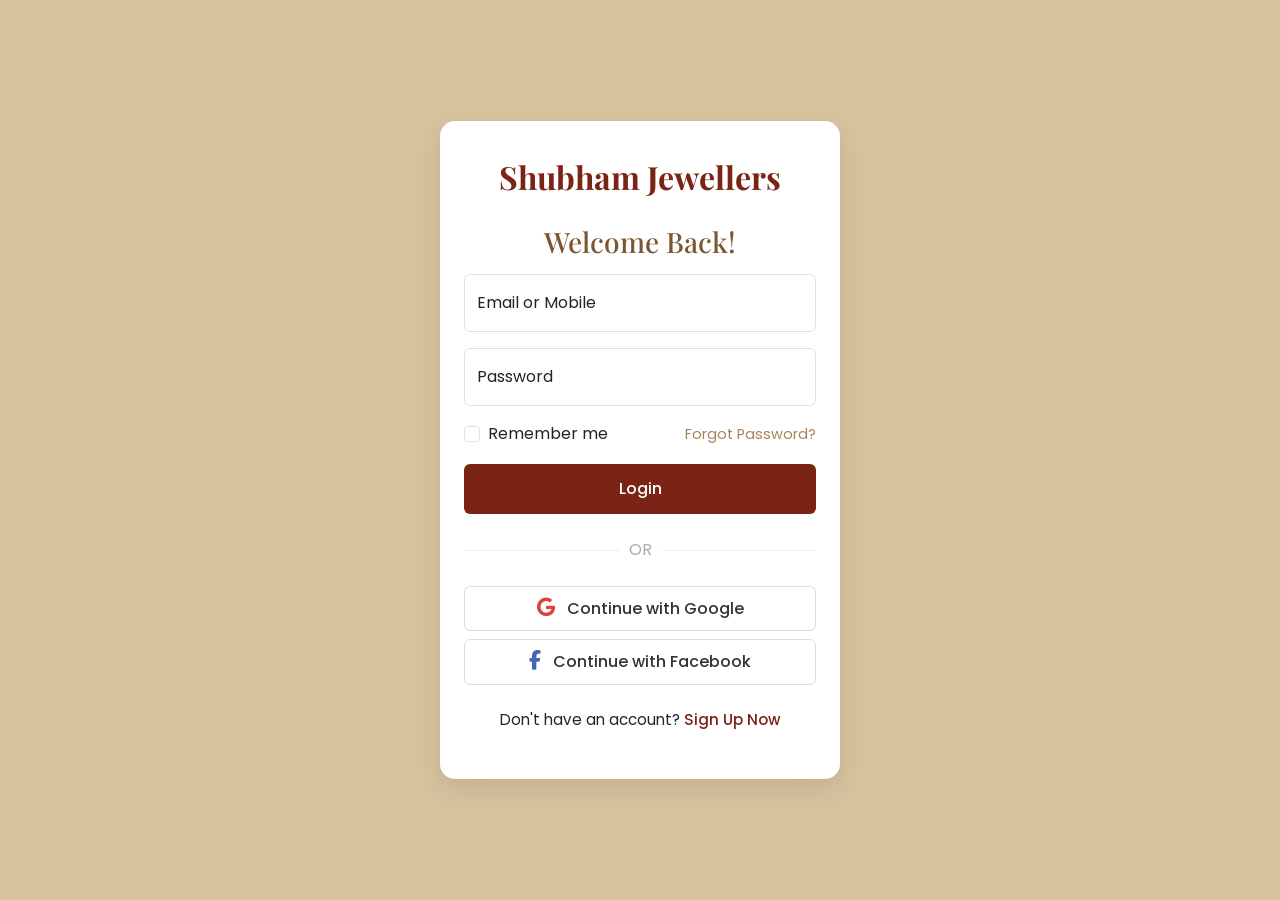
<file: login.html>
<!DOCTYPE html>
<html lang="en">
<head>
    <meta charset="UTF-8">
    <meta name="viewport" content="width=device-width, initial-scale=1.0">
    <title>Login - Shubham Jewellers</title>

    <link href="https://cdn.jsdelivr.net/npm/bootstrap@5.3.3/dist/css/bootstrap.min.css" rel="stylesheet">
    
    <link rel="stylesheet" href="https://cdnjs.cloudflare.com/ajax/libs/font-awesome/6.5.2/css/all.min.css" />

    <link href="https://fonts.googleapis.com/css2?family=Playfair+Display:wght@700&family=Poppins:wght@300;400;500&display=swap" rel="stylesheet">

    <link rel="stylesheet" href="style.css">
</head>
<body class="login-page-body">

    <div class="login-container">
        <div class="text-center mb-4">
            <a href="index.html" class="login-logo">Shubham Jewellers</a>
        </div>
        <h3 class="text-center mb-3">Welcome Back!</h3>
        
        <form>
            <div class="form-floating mb-3">
                <input type="email" class="form-control" id="floatingInput" placeholder="name@example.com">
                <label for="floatingInput">Email or Mobile</label>
            </div>
            <div class="form-floating mb-3">
                <input type="password" class="form-control" id="floatingPassword" placeholder="Password">
                <label for="floatingPassword">Password</label>
            </div>
            <div class="d-flex justify-content-between align-items-center mb-3">
                <div class="form-check">
                    <input class="form-check-input" type="checkbox" value="" id="rememberMe">
                    <label class="form-check-label" for="rememberMe">
                        Remember me
                    </label>
                </div>
                <a href="#" class="forgot-password">Forgot Password?</a>
            </div>
            <button type="submit" class="btn btn-login w-100">Login</button>
        </form>

        <div class="divider">
            <span>OR</span>
        </div>

        <button class="btn btn-social btn-google w-100 mb-2">
            <i class="fa-brands fa-google"></i> Continue with Google
        </button>
        <button class="btn btn-social btn-facebook w-100">
            <i class="fa-brands fa-facebook-f"></i> Continue with Facebook
        </button>

        <p class="text-center mt-4 signup-link">
            Don't have an account? <a href="#">Sign Up Now</a>
        </p>

    </div>

    <script src="https://cdn.jsdelivr.net/npm/bootstrap@5.3.3/dist/js/bootstrap.bundle.min.js"></script>
    <script src="script.js"></script>
</body>
</html>
</file>
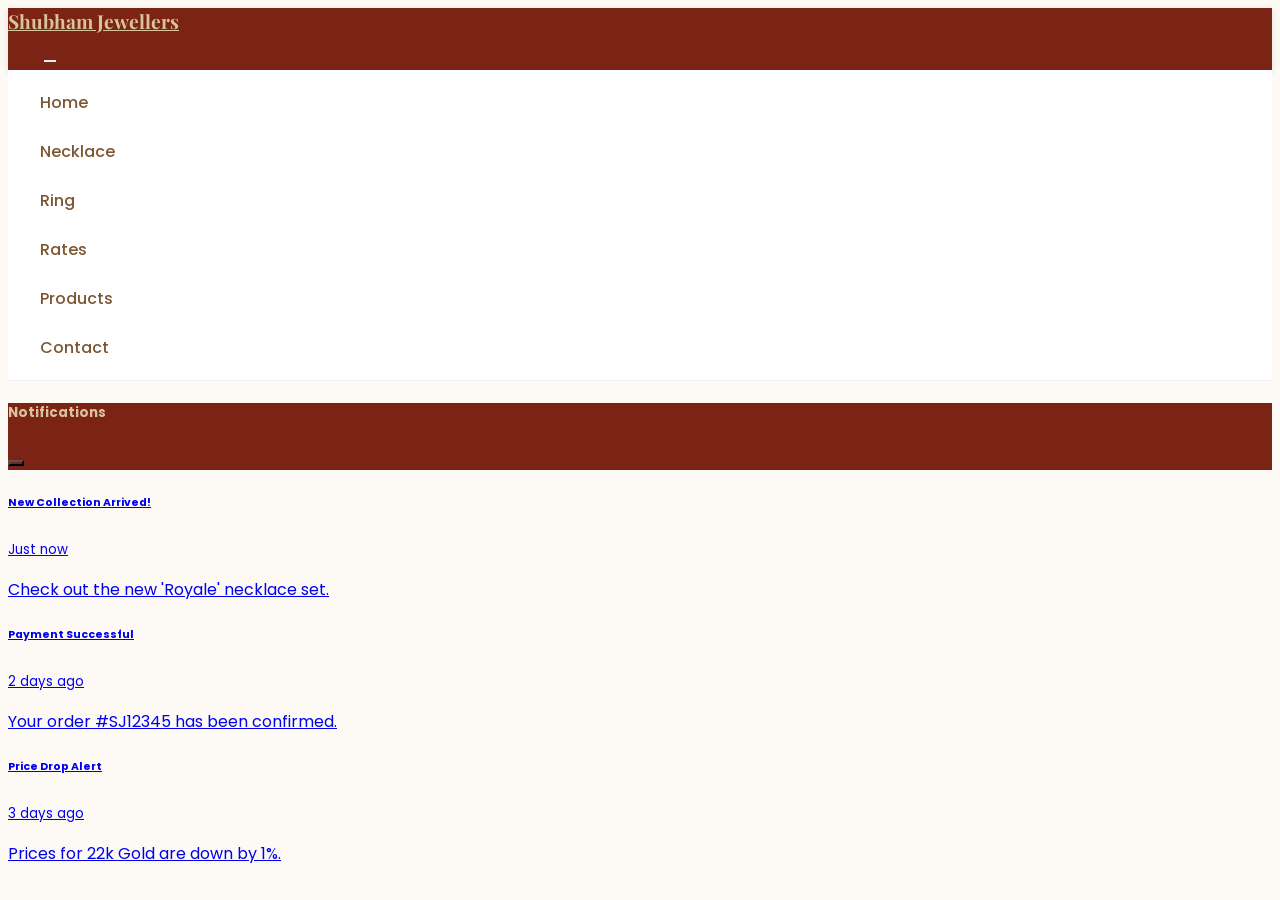
<file: ring.html>
<!DOCTYPE html>
<html>

<head>
  <meta charset="UTF-8">
  <meta name="viewport" content="width=device-width, initial-scale=1">
  <title>Rings</title>
  <link rel="stylesheet" href="style.css">
</head>
<body>
  
  
   <nav class="navbar navbar-expand-lg sticky-top">
        <div class="container-fluid">
            <a class="navbar-brand" href="index.html">
                Shubham Jewellers
            </a>
            <div class="navbar-icons ms-auto d-flex align-items-center">
                
                <button class="nav-icon position-relative" type="button" data-bs-toggle="offcanvas" data-bs-target="#notificationsPanel" aria-controls="notificationsPanel">
                    <i class="fa-solid fa-bell"></i>
                    <span class="position-absolute top-0 start-100 translate-middle p-1 bg-danger border border-light rounded-circle" id="notification-dot">
                        <span class="visually-hidden">New alerts</span>
                    </span>
                </button>

                <a href="login.html" class="nav-icon">
                    <i class="fa-solid fa-circle-user"></i>
                </a>
                
               

 <button class="navbar-toggler" type="button" data-bs-toggle="collapse" data-bs-target="#mainMenu" aria-controls="mainMenu" aria-expanded="false" aria-label="Toggle navigation">
                    <i class="fa-solid fa-bars"></i>
                </button>


            </div>

        </div>
    </nav>
<!-----------menu-icon---------->
    <div class="collapse" id="mainMenu">
        <div class="menu-list">
            <a href="index.html" class="menu-item">
                <i class="fa-solid fa-house"></i> Home
            </a>
            <a href="#" class="menu-item">
                <i class="fa-solid fa-gem"></i> Necklace
            </a>
            <a href="ring.html" class="menu-item">
                <i class="fa-solid fa-ring"></i> Ring
            </a>
            <a href="#" class="menu-item">
                <i class="fa-solid fa-chart-line"></i> Rates
            </a>
            <a href="#" class="menu-item">
                <i class="fa-solid fa-border-all"></i> Products
            </a>
            <a href="#" class="menu-item">
                <i class="fa-solid fa-phone"></i> Contact
            </a>
        </div>
    </div>
<!------------notification------->
    <div class="offcanvas offcanvas-end" tabindex="-1" id="notificationsPanel" aria-labelledby="notificationsPanelLabel">
        <div class="offcanvas-header">
            <h5 id="notificationsPanelLabel">Notifications</h5>
            <button type="button" class="btn-close text-reset" data-bs-dismiss="offcanvas" aria-label="Close"></button>
        </div>
        <div class="offcanvas-body">
            <div class="list-group">
                <a href="#" class="list-group-item list-group-item-action active" aria-current="true">
                    <div class="d-flex w-100 justify-content-between">
                        <h6 class="mb-1">New Collection Arrived!</h6>
                        <small>Just now</small>
                    </div>
                    <p class="mb-1">Check out the new 'Royale' necklace set.</p>
                </a>
                <a href="#" class="list-group-item list-group-item-action">
                    <div class="d-flex w-100 justify-content-between">
                        <h6 class="mb-1">Payment Successful</h6>
                        <small class="text-muted">2 days ago</small>
                    </div>
                    <p class="mb-1">Your order #SJ12345 has been confirmed.</p>
                </a>
                <a href="#" class="list-group-item list-group-item-action">
                    <div class="d-flex w-100 justify-content-between">
                        <h6 class="mb-1">Price Drop Alert</h6>
                        <small class="text-muted">3 days ago</small>
                    </div>
                    <p class="mb-1">Prices for 22k Gold are down by 1%.</p>
                </a>
            </div>
        </div>
    </div>
  
  
  
  <script src="script.js" type="text/javascript" charset="utf-8"></script>
</body>
</html>
</file>
<file: style.css>
/* ======== GOOGLE FONTS ======== */
/* Heading ke liye 'Playfair Display', Body ke liye 'Poppins' */
@import url('https://fonts.googleapis.com/css2?family=Playfair+Display:wght@700&family=Poppins:wght@300;400;500&display=swap');

/* ======== COLOR PALETTE & VARIABLES ======== */
:root {
    --color-primary: #7B2415; /* Dark Red/Maroon */
    --color-secondary: #D8C39F; /* Light Beige */
    --color-accent1: #A98258; /* Tan/Brown */
    --color-accent2: #7C5631; /* Dark Brown */
    
    --font-heading: 'Playfair Display', serif;
    --font-body: 'Poppins', sans-serif;
}

body {
    font-family: var(--font-body);
    background-color: #fdfaf6; /* Off-white background */
}

.section-title {
    font-family: var(--font-heading);
    color: var(--color-primary);
    font-weight: 700;
}

/* ======== NAVBAR ======== */
.navbar {
    background-color: var(--color-primary);
    box-shadow: 0 2px 8px rgba(0, 0, 0, 0.1);
}

.navbar-brand {
    font-family: var(--font-heading);
    color: var(--color-secondary) !important;
    font-size: 1.2rem;
    font-weight: 700;
}

.navbar-toggler {
    border: none;
    color: var(--color-secondary);
}
.navbar-toggler:focus {
    box-shadow: none;
}
.navbar-toggler i {
    font-size: 1.rem;
    color: var(--color-secondary);
}

.navbar-icons .nav-icon {
    background: none;
    border: none;
    color: var(--color-secondary);
    font-size: 1.4rem;
    margin-left: 1rem;
    padding: 0;
    text-decoration: none;
}

/* Notification Dot */
#notification-dot {
    width: 10px;
    height: 10px;
    padding: 0 !important;
    font-size: 0; /* Hide the text inside */
}

/* ======== TOGGLE MENU LIST ======== */
.menu-list {
    background-color: #fff;
    border-bottom: 1px solid #eee;
    padding: 0.5rem 0;
}
.menu-item {
    display: block;
    padding: 0.75rem 1.5rem;
    text-decoration: none;
    color: var(--color-accent2);
    font-weight: 500;
    transition: all 0.2s ease-in-out;
}
.menu-item i {
    color: var(--color-primary);
    width: 25px; /* Icon alignment ke liye */
    margin-right: 0.5rem;
}
.menu-item:hover {
    background-color: var(--color-secondary);
    color: var(--color-primary);
    padding-left: 1.8rem; /* Hover effect */
}

/* ======== NOTIFICATION PANEL ======== */
.offcanvas-header {
    background-color: var(--color-primary);
    color: var(--color-secondary);
}
.offcanvas-header .btn-close {
    background: none;
    color: var(--color-secondary) !important;
    opacity: 1;
    font-size: 1rem;
}
.list-group-item.active {
    background-color: var(--color-accent1);
    border-color: var(--color-accent1);
}

/* ======== CAROUSEL (SLIDER) ======== */
#heroSlider .carousel-item img {
    height: 250px; /* Mobile ke liye height */
    object-fit: cover;
}

/* ======== CATEGORY SCROLLER ======== */
.category-scroller {
    width: 100%;
    overflow-x: auto;
    padding: 0.75rem 1rem;
    background-color: #fff;
    border-top: 1px solid #eee;
    border-bottom: 1px solid #eee;
}
.scroller-container {
    display: flex;
    flex-wrap: nowrap;
    gap: 0.75rem;
}
.category-btn {
    background-color: var(--color-secondary);
    border: 1px solid var(--color-accent1);
    color: var(--color-accent2);
    font-weight: 500;
    flex-shrink: 0; /* Buttons ko shrink hone se rokna */
    border-radius: 20px;
    transition: all 0.3s ease;
}
.category-btn:hover {
    background-color: var(--color-accent1);
    color: #fff;
}

/* Hide scrollbar */
.category-scroller {
    -ms-overflow-style: none;  /* IE and Edge */
    scrollbar-width: none;  /* Firefox */
}
.category-scroller::-webkit-scrollbar {
    display: none; /* Chrome, Safari, Opera */
}


/* ======== PRODUCT CARD ======== */
.product-card {
    border: none;
    border-radius: 12px;
    background: #fff;
    box-shadow: 0 4px 15px rgba(0, 0, 0, 0.05);
    overflow: hidden;
    transition: all 0.3s ease-in-out;
}
.product-card:hover {
    transform: translateY(-8px); /* Hover animation */
    box-shadow: 0 8px 25px rgba(123, 36, 21, 0.1);
}
.product-card .card-img-top {
    height: 150px;
    object-fit: cover;
}
.product-card .card-body {
    padding: 0.75rem;
}
.product-name {
    font-family: var(--font-heading);
    font-size: 1rem;
    font-weight: 700;
    color: var(--color-accent2);
    white-space: nowrap;
    overflow: hidden;
    text-overflow: ellipsis;
}
.product-price .current-price {
    font-size: 0.95rem;
    font-weight: 700;
    color: var(--color-primary);
}
.product-price .original-price {
    font-size: 0.8rem;
    text-decoration: line-through;
    color: #999;
}
.product-rating {
    font-size: 0.8rem;
    color: #ffc107; /* Yellow star */
    margin: 0.25rem 0;
}
.btn-buy {
    background-color: var(--color-primary);
    color: #fff;
    font-weight: 500;
    font-size: 0.9rem;
    border: none;
    border-radius: 8px;
    transition: background-color 0.3s ease;
}
.btn-buy:hover {
    background-color: var(--color-accent2);
    color: #fff;
}

/* ======== RATE SECTION ======== */
.rate-card-container {
    display: flex;
    gap: 1rem;
    justify-content: center;
}
.rate-card {
    background: #fff;
    border: 1px solid var(--color-secondary);
    padding: 1rem;
    border-radius: 12px;
    text-align: center;
    width: 48%;
    box-shadow: 0 4px 10px rgba(0,0,0,0.05);
}
.rate-card h5 {
    font-family: var(--font-heading);
    color: var(--color-accent2);
}
.rate-card .rate-price {
    font-size: 1.25rem;
    font-weight: 700;
    color: var(--color-primary);
    margin-bottom: 0.25rem;
}

/* ======== FEEDBACK SECTION ======== */
.feedback-item {
    padding: 1rem 1.5rem;
    background: var(--color-secondary);
    border-radius: 12px;
}
.feedback-item strong {
    color: var(--color-primary);
    font-family: var(--font-heading);
}

/* ======== GSAP (Placeholder) ======== */
.gsap-section {
    background-color: #fff;
    border-radius: 15px;
}
.gsap-img {
    width: 45%;
    margin: 5px;
    border-radius: 10px;
    box-shadow: 0 4px 10px rgba(0,0,0,0.1);
}

/* ======== FOOTER ======== */
.footer-section {
    background-color: var(--color-primary);
    color: var(--color-secondary);
    padding: 2.5rem 1rem 1rem 1rem;
    margin-top: 2rem;
}
.footer-logo {
    font-family: var(--font-heading);
    font-size: 1.8rem;
    margin-bottom: 0.5rem;
}
.social-icons {
    margin: 1rem 0;
}
.social-icons a {
    color: var(--color-secondary);
    font-size: 1.5rem;
    margin: 0 0.75rem;
    text-decoration: none;
    transition: all 0.3s ease;
}
.social-icons a:hover {
    color: #fff;
    transform: scale(1.2);
}
.footer-divider {
    border-color: rgba(216, 195, 159, 0.3);
}
.copyright {
    font-size: 0.9rem;
    opacity: 0.8;
    margin-top: 1rem;
}


/* ======== LOGIN PAGE ======== */
.login-page-body {
    background-color: var(--color-secondary);
    display: flex;
    align-items: center;
    justify-content: center;
    min-height: 100vh;
    padding: 1rem;
}
.login-container {
    background: #fff;
    padding: 2rem 1.5rem;
    border-radius: 15px;
    box-shadow: 0 10px 30px rgba(0, 0, 0, 0.1);
    width: 100%;
    max-width: 400px;
}
.login-logo {
    font-family: var(--font-heading);
    color: var(--color-primary);
    font-size: 2rem;
    font-weight: 700;
    text-decoration: none;
}
.login-container h3 {
    font-family: var(--font-heading);
    color: var(--color-accent2);
}
.form-control:focus {
    border-color: var(--color-accent1);
    box-shadow: 0 0 0 0.25rem rgba(169, 130, 88, 0.25);
}
.forgot-password {
    font-size: 0.9rem;
    color: var(--color-accent1);
    text-decoration: none;
}
.btn-login {
    background-color: var(--color-primary);
    color: #fff;
    font-weight: 500;
    padding: 0.75rem;
    transition: background-color 0.3s ease;
}
.btn-login:hover {
    background-color: var(--color-accent2);
    color: #fff;
}
.divider {
    text-align: center;
    margin: 1.5rem 0;
    color: #aaa;
    position: relative;
}
.divider span {
    background: #fff;
    padding: 0 10px;
    position: relative;
    z-index: 1;
}
.divider::before {
    content: '';
    position: absolute;
    top: 50%;
    left: 0;
    width: 100%;
    height: 1px;
    background: #eee;
    z-index: 0;
}

/* Social Login Buttons */
.btn-social {
    padding: 0.6rem;
    font-weight: 500;
    border: 1px solid #ddd;
    background: #fff;
    color: #333;
}
.btn-social:hover {
    background: #f9f9f9;
}
.btn-social i {
    margin-right: 0.5rem;
    font-size: 1.2rem;
}
.btn-google i { color: #DB4437; }
.btn-facebook i { color: #4267B2; }

.signup-link {
    font-size: 0.95rem;
}
.signup-link a {
    color: var(--color-primary);
    font-weight: 500;
    text-decoration: none;
}
</file>
